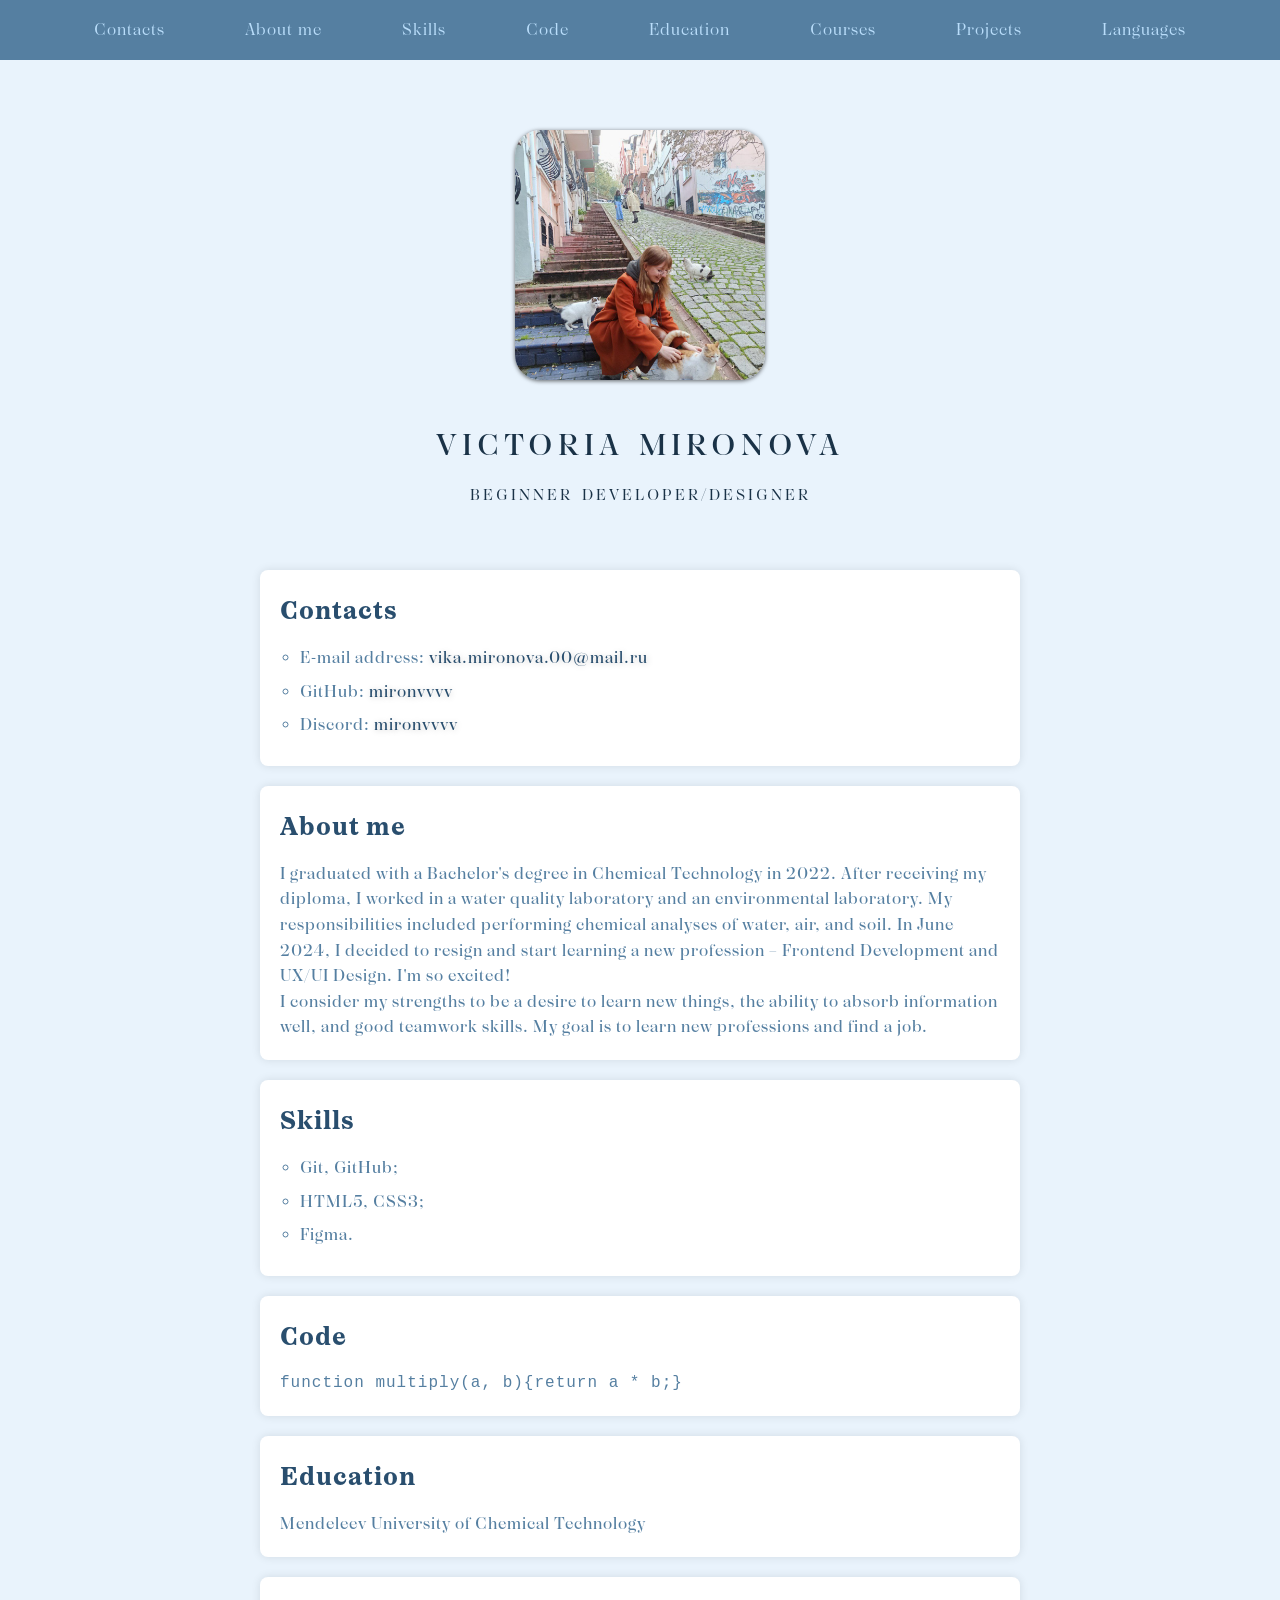
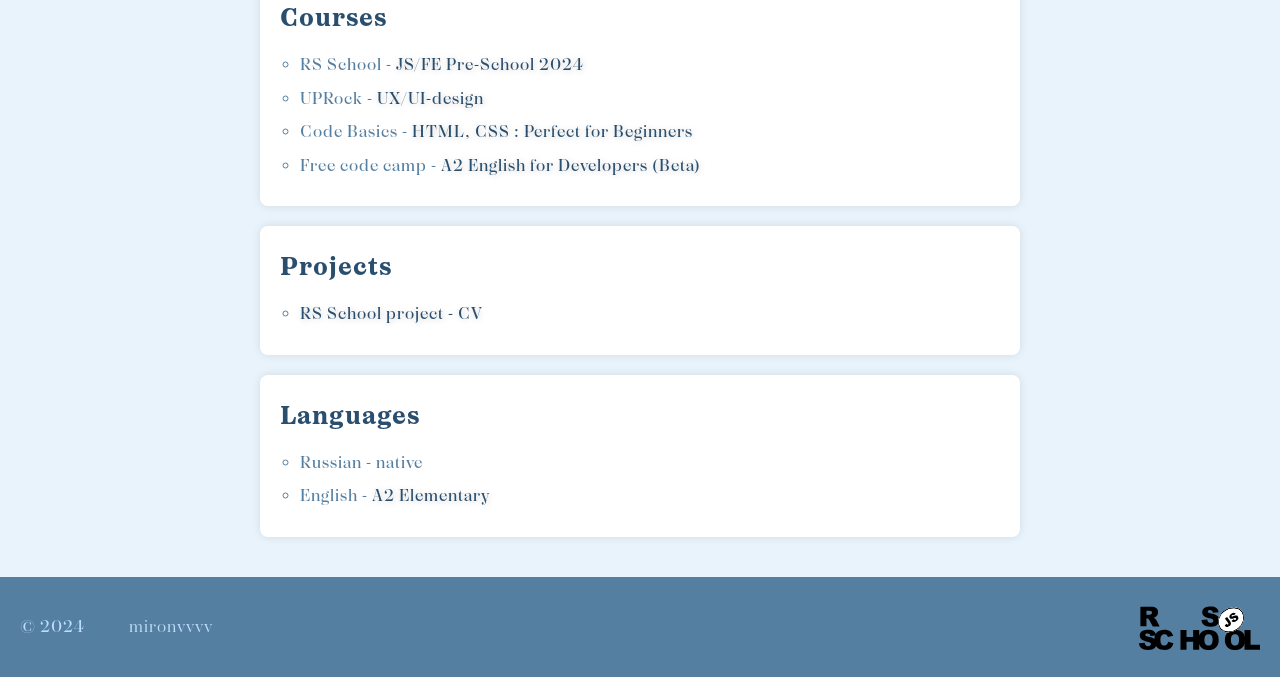
<file: index.html>
<!DOCTYPE html>
<html lang="en">

<head>
    <meta charset="UTF-8">
    <meta name="viewport" content="width=device-width, initial-scale=1.0">
    <title>CV</title>
    <link rel="stylesheet" href="style.css">
    <link rel="icon" href="assets/favicon.ico">
</head>

<body>
    <header class="header">
        <div class="container">
            <nav class="nav">
                <ul class="nav-list">
                    <li class="nav-item"><a href="#contacts" class="nav-link">Contacts</a></li>
                    <li class="nav-item"><a href="#about-me" class="nav-link">About me</a></li>
                    <li class="nav-item"><a href="#skills" class="nav-link">Skills</a></li>
                    <li class="nav-item"><a href="#code" class="nav-link">Code</a></li>
                    <li class="nav-item"><a href="#education" class="nav-link">Education</a></li>
                    <li class="nav-item"><a href="#courses" class="nav-link">Courses</a></li>
                    <li class="nav-item"><a href="#projects" class="nav-link">Projects</a></li>
                    <li class="nav-item"><a href="#languages" class="nav-link">Languages</a></li>
                </ul>
            </nav>
        </div>
    </header>

    <main class="main">
        <div class="main-container">
            <section class="section-profile" id="profile">
                <img src="assets/img/avatar.jpg" alt="my photo" class="section-profile-logo">
                <div class="section-profile-title">
                    <h1 class="section-profile-title">Victoria Mironova</h1>
                    <h2 class="section-profile-subtitle">Beginner developer/designer</h2>
                </div>
            </section>
            <section class="section" id="contacts">
                <h2 class="section-title">Contacts</h2>
                <ul class="section-list">
                    <li class="section-item">
                        E-mail address: <a href="mailto:vika.mironova.00@mail.ru">vika.mironova.00@mail.ru</a>
                    </li>
                    <li class="section-item">
                        GitHub: <a href="https://github.com/mironvvvv">mironvvvv</a>
                    </li>
                    <li class="section-item">
                        Discord: <a href="https://discord.gg/gFnRh8Sudg">mironvvvv</a>
                    </li>
                </ul>
            </section>
            <section class="section" id="about-me">
                <h2 class="section-title">About me</h2>
                <p>
                    I graduated with a Bachelor's degree in Chemical Technology in 2022. After receiving my diploma, I
                    worked in a water quality laboratory and an environmental laboratory. My responsibilities included
                    performing chemical analyses of water, air, and soil. In June 2024, I decided to resign and start
                    learning a new profession – Frontend Development and UX/UI Design. I'm so excited!
                </p>
                <p>
                    I consider my strengths to be a desire to learn new things, the ability to absorb information well,
                    and good teamwork skills. My goal is to learn new professions and find a job.
                </p>
            </section>
            <section class="section" id="skills">
                <h2 class="section-title">Skills</h2>
                <ul class="section-list">
                    <li class="section-item">Git, GitHub;</li>
                    <li class="section-item">HTML5, CSS3;</li>
                    <li class="section-item">Figma.</li>
                </ul>
            </section>
            <section class="section" id="code">
                <h2 class="section-title">Code</h2>
                <pre class="pre"><code>function multiply(a, b){return a * b;} </code></pre>
            </section>
            <section class="section" id="education">
                <h2 class="section-title">Education</h2>
                <p>Mendeleev University of Chemical Technology</p>
            </section>
            <section class="section" id="courses">
                <h2 class="section-title">Courses</h2>
                <ul class="section-list">
                    <li class="section-item">
                        RS School - <a href="https://rs.school/courses/javascript-preschool-ru">JS/FE Pre-School
                            2024</a>
                    </li>
                    <li class="section-item">
                        UPRock - <a href="https://freeschool.uprock.ru/">UX/UI-design</a>
                    </li>
                    <li class="section-item">
                        Code Basics - <a href="https://code-basics.com/ru">HTML, CSS : Perfect for Beginners</a>
                    </li>
                    <li class="section-item">
                        Free code camp - <a href="https://www.freecodecamp.org/learn/a2-english-for-developers/">A2
                            English for Developers (Beta)</a>
                    </li>
                </ul>
            </section>
            <section class="section" id="projects">
                <h2 class="section-title">Projects</h2>
                <ul class="section-list">
                    <li class="section-item">
                        <a href="https://github.com/mironvvvv/rsschool-cv/blob/rsschool-cv-html/cv.md">RS School project
                            - CV</a>
                    </li>
                </ul>
            </section>
            <section class="section" id="languages">
                <h2 class="section-title">Languages</h2>
                <ul class="section-list">
                    <li class="section-item">
                        Russian - native
                    </li>
                    <li class="section-item">
                        English - <a href="https://www.efset.org/">A2 Elementary</a>
                    </li>
                </ul>
            </section>
        </div>
    </main>
    <footer class="footer">
        <div class="footer-container">
            <div>© 2024 <a href="https://github.com/mironvvvv" class="github-nav-link">mironvvvv</a></div>
            <a href="https://rs.school/courses/javascript-ru" class="rsschool"></a>
        </div>
    </footer>
</body>

</html>
</file>
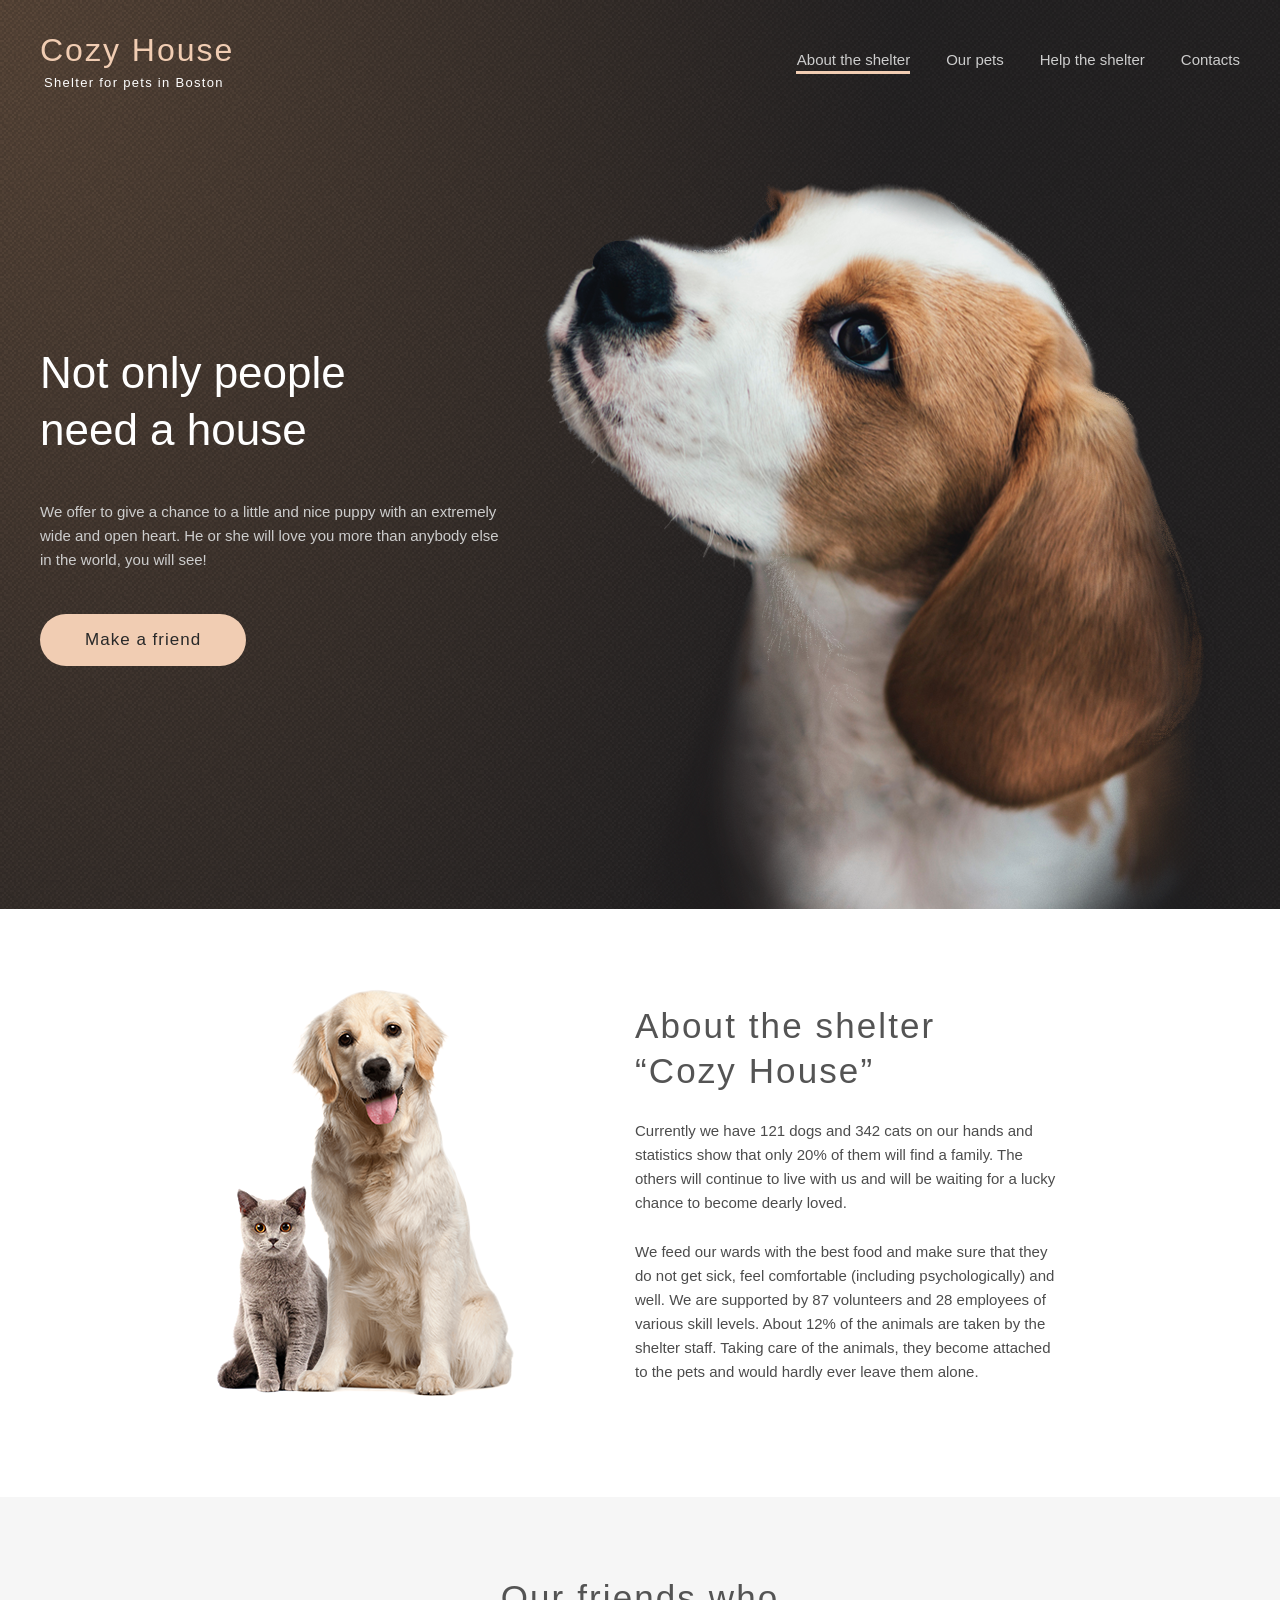
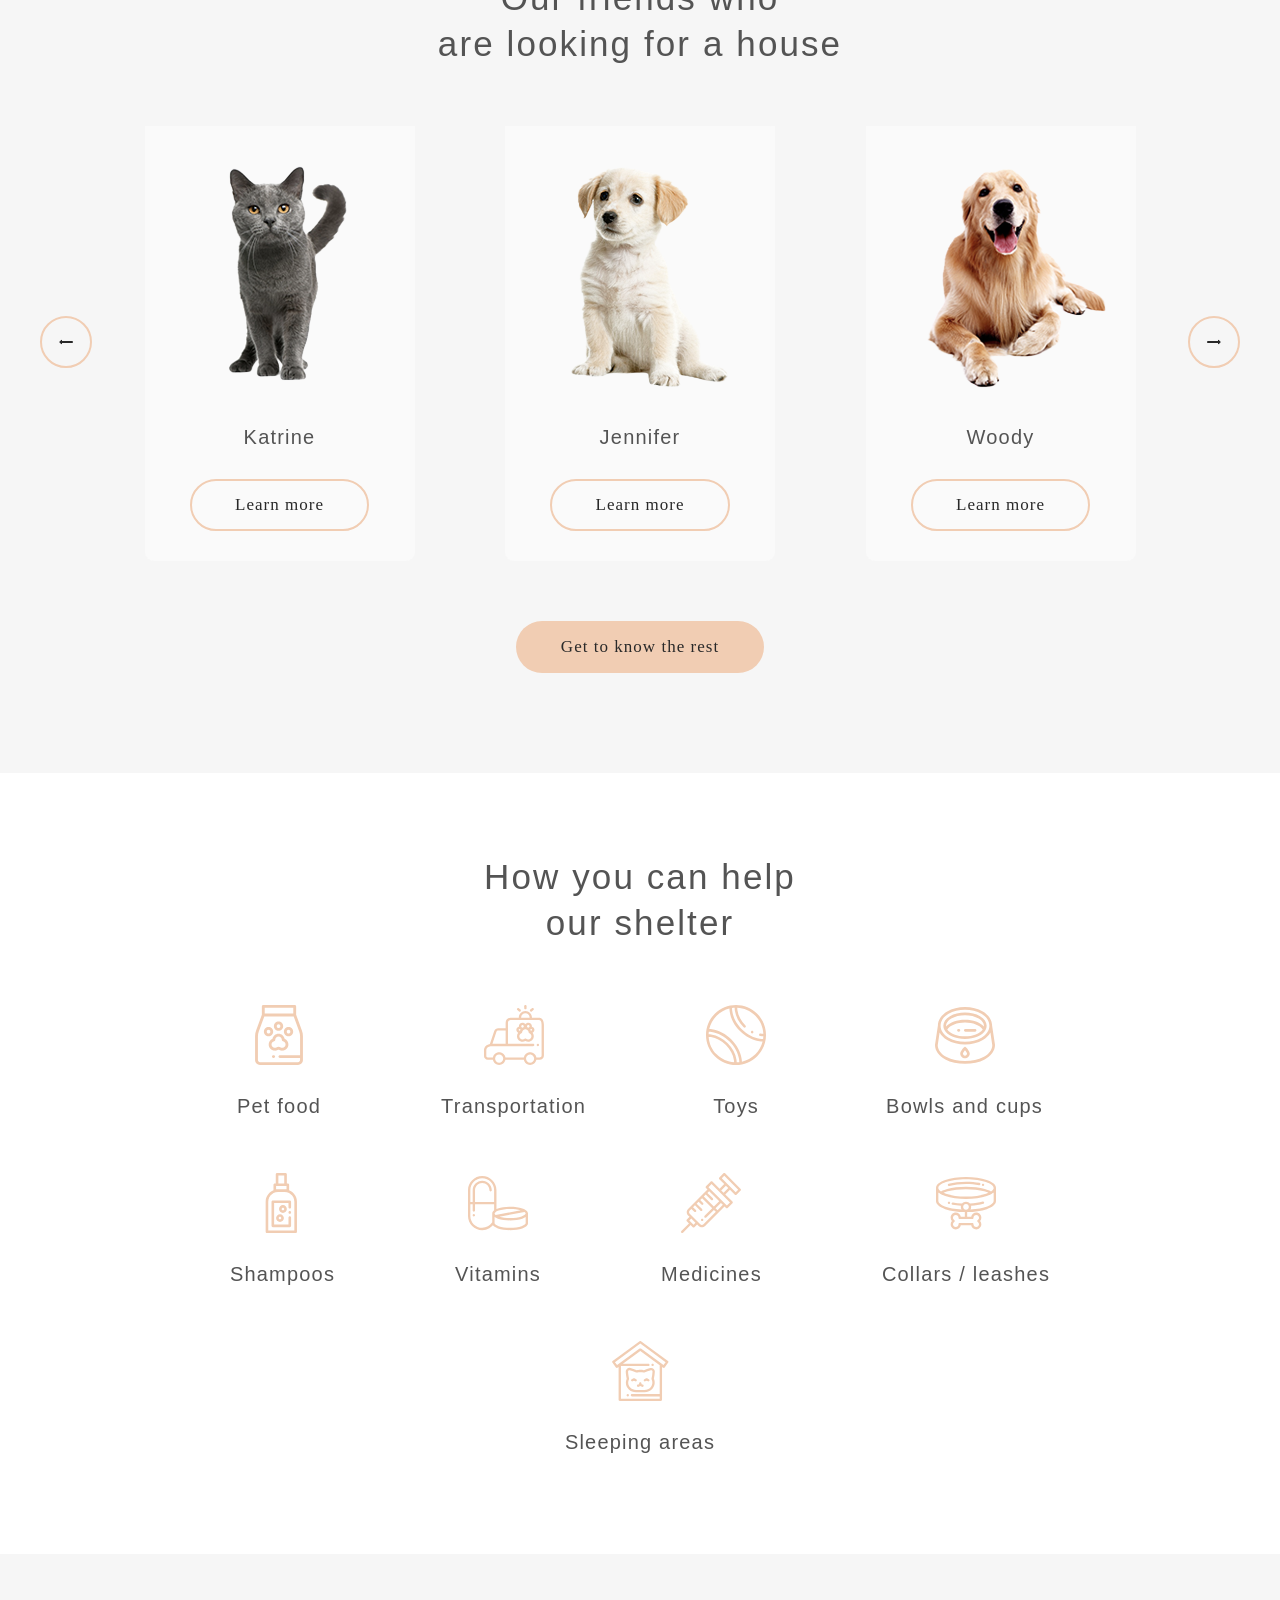
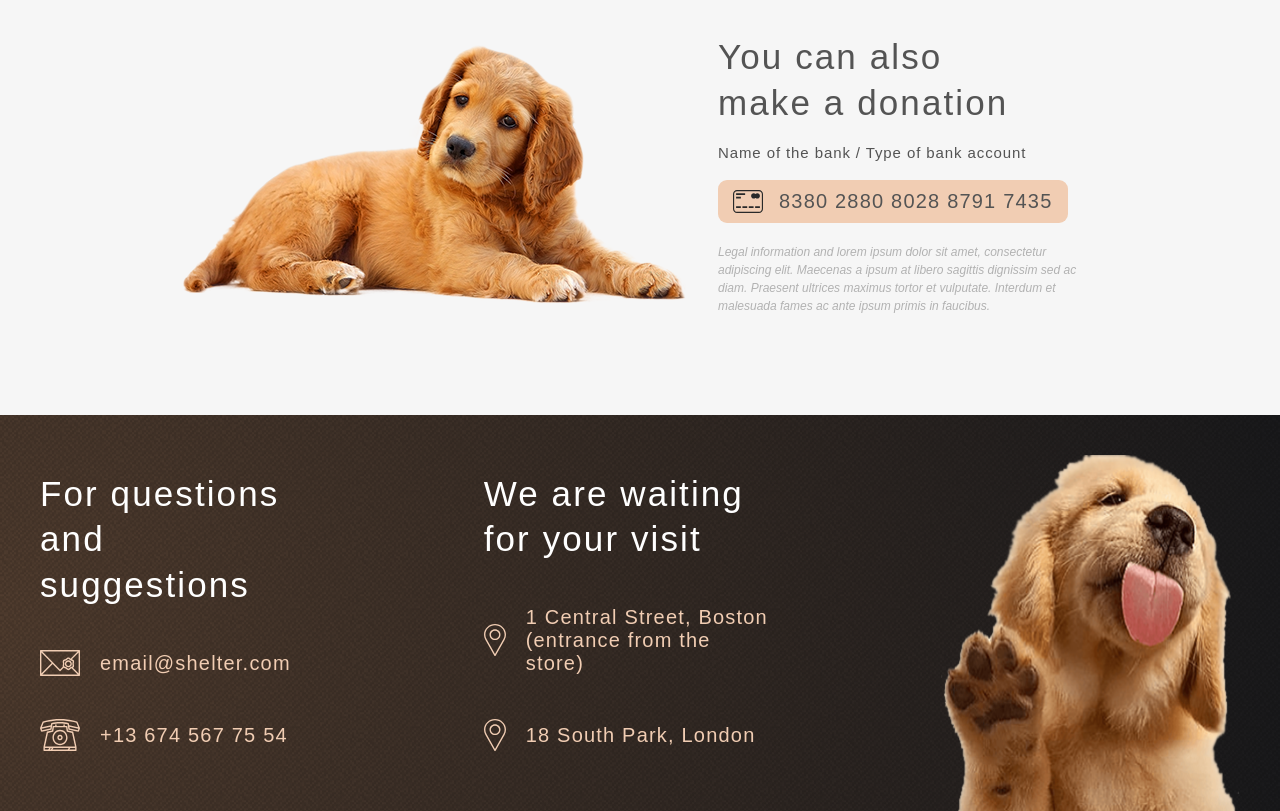
<file: shelter/main.html>
<!DOCTYPE html>
<html lang="en">

<head>
    <meta charset="UTF-8">
    <meta name="viewport" content="width=device-width, initial-scale=1.0">
    <link rel="stylesheet" href="main.css">
    <link rel="icon" href="assets/favicon_shelter.png" type="image/png">
    <title>Shelter</title>
</head>

<body>

    <div class="background-container container">

        <header class="header content">
            <a href=" " class="logo">
                <h1 class="title">Cozy House</h1>
                <p class="subtitle">Shelter for pets in Boston</p>
            </a>
            <nav class="navbar">
                <ul class="nav-list">
                    <li class="nav-item"><a href="main.html" aria-current="page"
                            class="nav-link-active paragraph-l">About the shelter</a></li>
                    <li class="nav-item"><a href="pets.html" class="nav-link paragraph-l">Our pets</a></li>
                    <li class="nav-item"><a href="#help" class="nav-link paragraph-l">Help the shelter</a></li>
                    <li class="nav-item"><a href="#contacts" class="nav-link paragraph-l">Contacts</a></li>
                </ul>
            </nav>
        </header>
        <section class="start-screen content">

            <div class="not-only-content">
                <h2>Not only people<br>need a house</h2>
                <p class="paragraph-l p-only">
                    We offer to give a chance to a little and nice puppy with an extremely wide and open heart.
                    He or
                    she will love you more than anybody else in the world, you will see!
                </p>
                <a href="#our-friends" class="button-not-only button">Make a friend</a>
            </div>
            <img class="not-only-puppy" src="assets/img/start-screen-puppy.png" alt="Puppy">

        </section>

    </div>
    <main class="main">
        <section id="about" class="about container">
            <div class="about-content content">
                <div class="about-content-text">
                    <h3 class="about-h3">About the shelter<br>“Cozy House”</h3>
                    <p class="paragraph-l p-about">
                        Currently we have 121 dogs and 342 cats on our hands and statistics show that only 20% of
                        them will find
                        a family. The others will continue to live with us and will be waiting for a lucky chance to
                        become
                        dearly loved.
                    </p>
                    <p class="paragraph-l p-about">
                        We feed our wards with the best food and make sure that they do not get sick, feel
                        comfortable
                        (including psychologically) and well. We are supported by 87 volunteers and 28 employees of
                        various
                        skill levels. About 12% of the animals are taken by the shelter staff. Taking care of the
                        animals, they
                        become attached to the pets and would hardly ever leave them alone.
                    </p>
                </div>
                <img class="about-pets" src="assets/img/about-pets.png" alt="Dog and cat">
            </div>
        </section>

        <section id="our-friends" class="our-friends container">
            <div class="our-friends-content content">
                <h3 class="pet-text">Our friends who<br>are looking for a house</h3>

                <div class="pets-card">
                    <div class="slider-left">
                        <img class="button-arrow left" src="assets/svg/Arrow.svg" alt="Arrow">
                    </div>
                    <div class="card">
                        <img class="pets-image" src="assets/img/pets-katrine.png" alt="Cat Katrine">
                        <p class="pet-name">Katrine</p>
                        <button class="pets-button">Learn more</button>
                    </div>
                    <div class="card">

                        <img class="pets-image" src="assets/img/pets-jennifer.png" alt="Puppy Jennifer">

                        <p class="pet-name">Jennifer</p>
                        <button class="pets-button">Learn more</button>
                    </div>
                    <div class="card">

                        <img class="pets-image" src="assets/img/pets-woody.png" alt="Dog Woody">

                        <p class="pet-name">Woody</p>
                        <button class="pets-button">Learn more</button>
                    </div>
                    <div class="slider-right">
                        <img class="button-arrow" src="assets/svg/Arrow.svg" alt="arrow">
                    </div>
                </div>
                <a href="pets.html" class="button-our-friends button">Get to know the rest</a>
            </div>
        </section>

        <section id="help" class="help container">
            <div class="help-content content">
                <h3 class="help-text-title">How you can help<br>our shelter</h3>
                <div class="svg-list">
                    <div class="svg-item">
                        <img class="help-img" src="assets/svg/icon-pet-food.svg" alt="Pet food packaging">
                        <h4 class="help-text">Pet food</h4>
                    </div>
                    <div class="svg-item">
                        <img class="help-img" src="assets/svg/icon-transportation.svg" alt="Car">
                        <h4 class="help-text">Transportation</h4>
                    </div>
                    <div class="svg-item">
                        <img class="help-img" src="assets/svg/icon-toys.svg" alt="Ball">
                        <h4 class="help-text">Toys</h4>
                    </div>
                    <div class="svg-item">
                        <img class="help-img" src="assets/svg/icon-bowls-and-cups.svg" alt="Pet's cup">
                        <h4 class="help-text">Bowls and cups</h4>
                    </div>
                    <div class="svg-item">
                        <img class="help-img" src="assets/svg/icon-shampoos.svg" alt="Shampoo">
                        <h4 class="help-text">Shampoos</h4>
                    </div>
                    <div class="svg-item">
                        <img class="help-img" src="assets/svg/icon-vitamins.svg" alt="Vitamins">
                        <h4 class="help-text">Vitamins</h4>
                    </div>
                    <div class="svg-item">
                        <img class="help-img" src="assets/svg/icon-medicines.svg" alt="Syringe">
                        <h4 class="help-text">Medicines</h4>
                    </div>
                    <div class="svg-item">
                        <img class="help-img" src="assets/svg/icon-collars-leashes.svg" alt="Leash">
                        <h4 class="help-text">Collars / leashes</h4>
                    </div>
                    <div class="svg-item">
                        <img class="help-img" src="assets/svg/icon-sleeping-area.svg" alt="House">
                        <h4 class="help-text">Sleeping areas</h4>
                    </div>
                </div>
            </div>
        </section>

        <section class="in-addiction container">
            <div class=" in-addiction-content content">
                <img class="donation-dog" src="assets/img/donation-dog.png" alt="Puppy">
                <div class="donation">
                    <h3 class="text-donation">You can also<br>make a donation</h3>
                    <h5 class="text-bank">Name of the bank / Type of bank account</h5>
                    <div class="credit-card-content">
                        <img class="credit-card" src="assets/svg/credit-card.svg" alt="Icon of credit-card">
                        <a href="#" class="credit-card">
                            <h4>8380 2880 8028 8791 7435</h4>
                        </a>
                    </div>
                    <p class="lorem-ipsum">
                        Legal information and lorem ipsum dolor sit amet, consectetur adipiscing elit. Maecenas a ipsum
                        at libero sagittis dignissim sed ac diam. Praesent ultrices maximus tortor et vulputate.
                        Interdum et malesuada fames ac ante ipsum primis in faucibus.
                    </p>
                </div>
            </div>
        </section>
    </main>

    <footer id="contacts" class="footer container">
        <div class="footer-content content">
            <div class="info">
                <h3 class="footer-h3">For questions<br>and suggestions</h3>
                <a href="mailto:shelter@google.com" target="_blank" class="info-link">
                    <img class="mail-img" src="assets/svg/icon-email.svg" alt="Icon of mail">
                    <h4 class="footer-h4">email@shelter.com</h4>
                </a>

                <a href="tel:+136745677554" class="info-link">
                    <img src="assets/svg/icon-phone.svg" class="phone-img" alt="Icon of phone">
                    <h4 class="footer-h4">+13 674 567 75 54</h4>
                </a>
            </div>

            <div class="info loc">
                <h3 class="footer-h3">We are waiting<br>for your visit</h3>
                <a href="https://maps.app.goo.gl/5cPF83VTxwdSqCVg8" target="_blank" class="info-link">
                    <img src="assets/svg/icon-marker.svg" class="location-img" alt="Icon of marker">
                    <h4 class="footer-h4">1 Central Street, Boston<br>(entrance from the store)</h4>
                </a>

                <a href="https://maps.app.goo.gl/rTfuHBLyyXN5ndeL9" target="_blank" class="info-link">
                    <img src="assets/svg/icon-marker.svg" class="location-img" alt="Icon of marker">
                    <h4 class="footer-h4">18 South Park, London</h4>
                </a>
            </div>
            <img class="footer-puppy" src="assets/img/footer-puppy.png" alt="Puppy">
        </div>
    </footer>

</body>

</html>
</file>
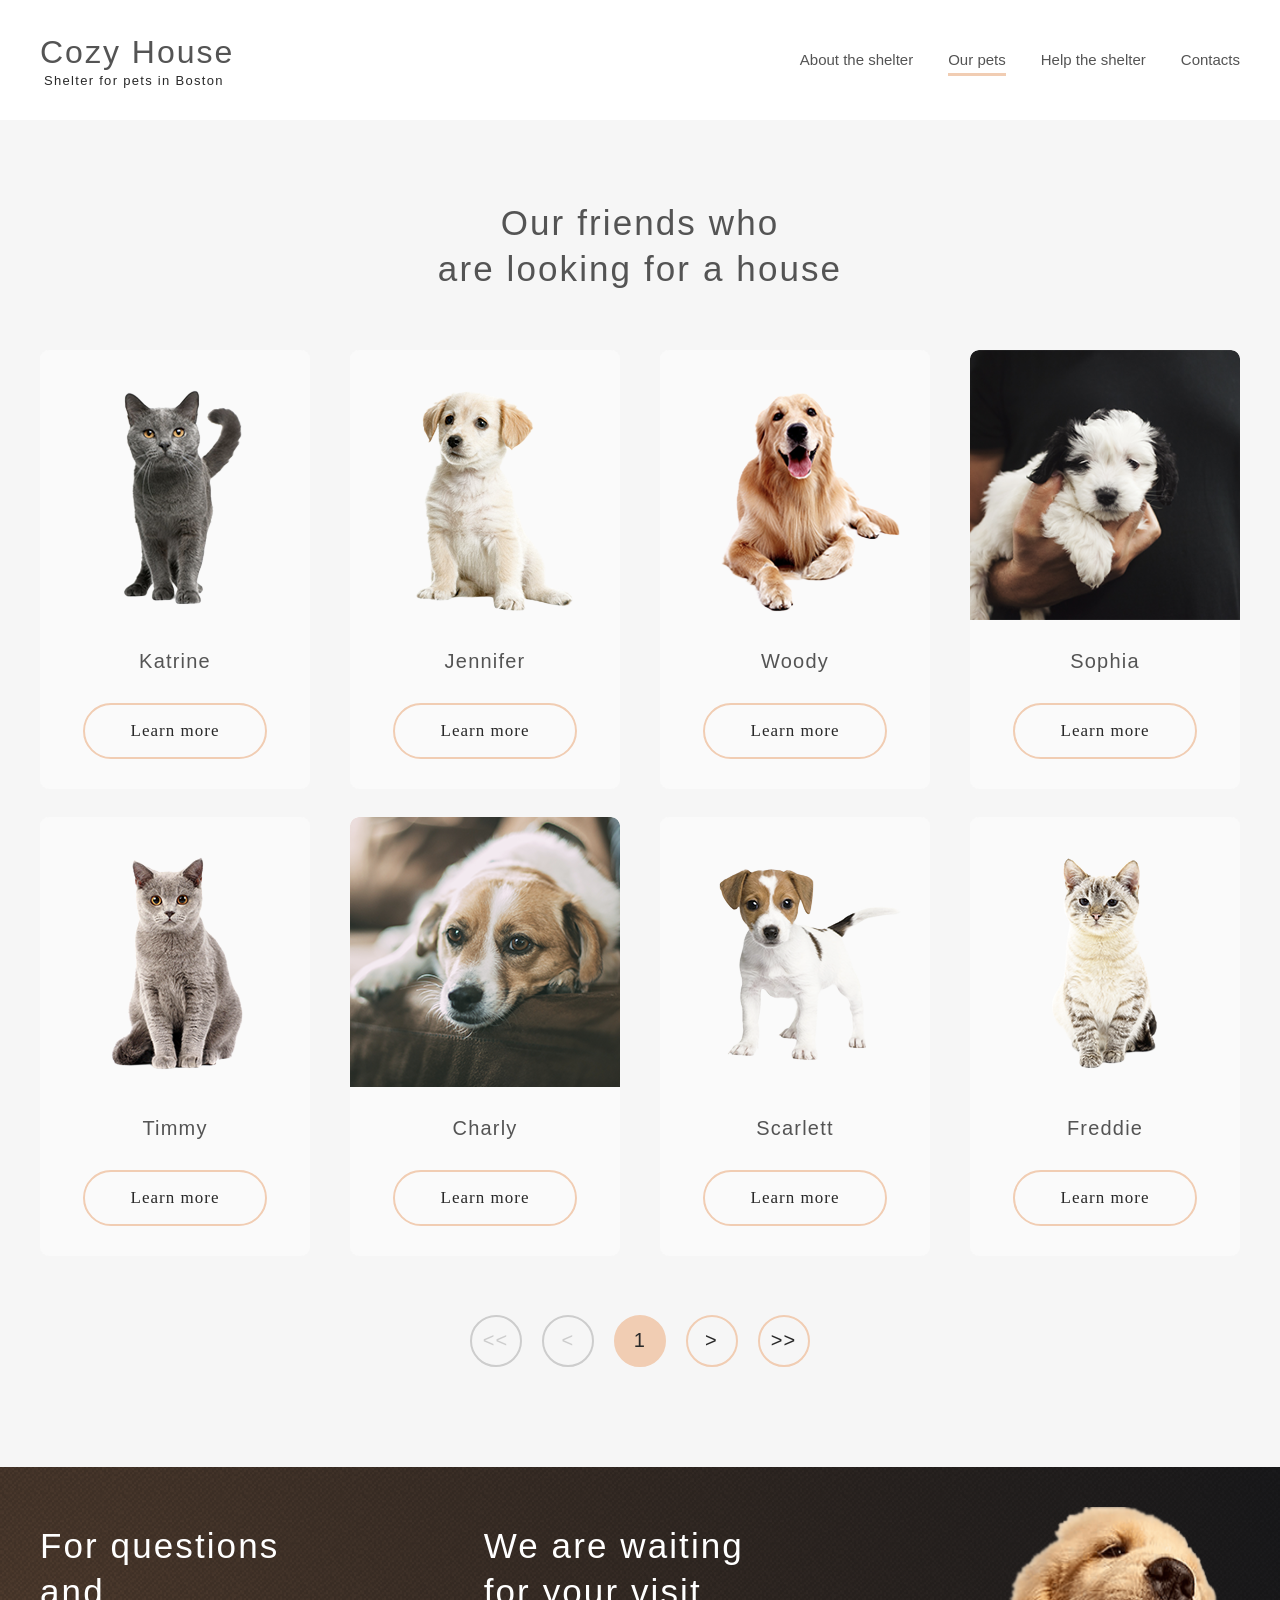
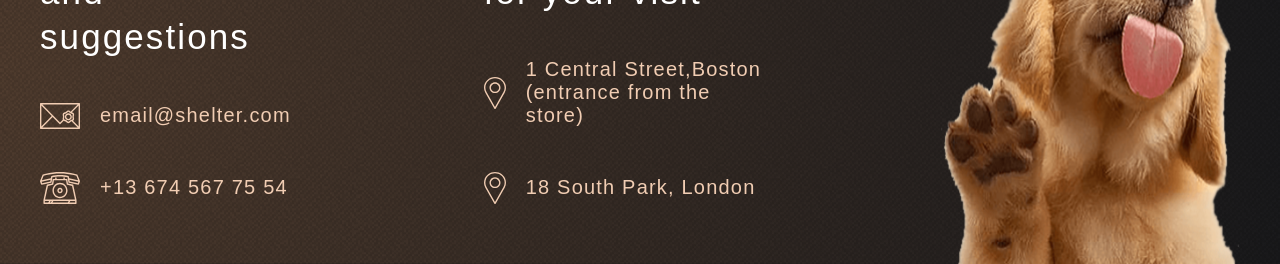
<file: shelter/pets.html>
<!DOCTYPE html>
<html lang="en">

<head>
    <meta charset="UTF-8">
    <meta name="viewport" content="width=device-width, initial-scale=1.0">
    <link rel="stylesheet" href="pets.css">
    <link rel="icon" href="assets/favicon_shelter.png" type="image/png">
    <title>Pets</title>
</head>

<body>
    <section class="header-container container">
        <header class="header content">
            <a href="main.html" class="logo">
                <h1 class="title">Cozy House</h1>
                <p class="subtitle">Shelter for pets in Boston</p>
            </a>
            <nav class="navbar">
                <ul class="nav-list">
                    <li class="nav-item"><a href="main.html" class="nav-link paragraph-l">About the shelter</a></li>
                    <li class="nav-item"><a href="pets.html" aria-current="page" class="nav-link-active paragraph-l">Our
                            pets</a></li>
                    <li class="nav-item"><a href="main.html#help" class="nav-link paragraph-l">Help the shelter</a></li>
                    <li class="nav-item"><a href="#contacts" class="nav-link paragraph-l">Contacts</a></li>
                </ul>
            </nav>
        </header>
    </section>
    <main class="main">
        <section id="our-friends" class="our-friends container">
            <div class="pets-content content">
                <h3 class="pets-title">Our friends who<br>are looking for a house</h3>
                <div class="pets-cards">
                    <div class="card">
                        <img class="pets-image" src="assets/img/pets-katrine.png" alt="Cat Katrine">

                        <p class="pet-name">Katrine</p>
                        <button class="pets-button">Learn more</button>
                    </div>
                    <div class="card">

                        <img class="pets-image" src="assets/img/pets-jennifer.png" alt="Puppy Jennifer">

                        <p class="pet-name">Jennifer</p>
                        <button class="pets-button">Learn more</button>
                    </div>
                    <div class="card">

                        <img class="pets-image" src="assets/img/pets-woody.png" alt="Dog Woody">

                        <p class="pet-name">Woody</p>
                        <button class="pets-button">Learn more</button>
                    </div>
                    <div class="card">

                        <img class="pets-image" src="assets/img/pets-sophia.png" alt="Puppy Sophia">

                        <p class="pet-name">Sophia</p>
                        <button class="pets-button">Learn more</button>
                    </div>
                    <div class="card">

                        <img class="pets-image" src="assets/img/pets-timmy.png" alt="Cat Timmy">

                        <p class="pet-name">Timmy</p>
                        <button class="pets-button">Learn more</button>
                    </div>
                    <div class="card">

                        <img class="pets-image" src="assets/img/pets-charly.png" alt="Dog Charly">

                        <p class="pet-name">Charly</p>
                        <button class="pets-button">Learn more</button>
                    </div>
                    <div class="card">

                        <img class="pets-image" src="assets/img/pets-scarlet.png" alt="Puppy Scarlett">

                        <p class="pet-name">Scarlett</p>
                        <button class="pets-button">Learn more</button>
                    </div>
                    <div class="card">

                        <img class="pets-image" src="assets/img/pets-freddie.png" alt="Cat Freddie">

                        <p class="pet-name">Freddie</p>
                        <button class="pets-button">Learn more</button>
                    </div>
                </div>
                <div class="navigation">
                    <button class="button-paginator-inactive" disabled>
                        <span class="inactive">&lt;&lt;</span>
                    </button>
                    <button class="button-paginator-inactive two" disabled>
                        <span class="inactive">&lt;</span>
                    </button>
                    <button class="button-paginator-active">
                        <span class="active">1</span>
                    </button>
                    <button class="button-paginator two">
                        <span class="active">&gt;</span>
                    </button>
                    <button class="button-paginator">
                        <span class="active">&gt;&gt;</span>
                    </button>
                </div>
            </div>
        </section>
    </main>

    <footer id="contacts" class="footer container">
        <div class="footer-content content">
            <div class="info">
                <h3 class="footer-h3">For questions<br>and suggestions</h3>
                <a href="mailto:shelter@google.com" class="info-link">
                    <img class="mail-img" src="assets/svg/icon-email.svg" alt="Icon of mail">
                    <h4 class="footer-h4">email@shelter.com</h4>
                </a>

                <a href="tel:+136745677554" class="info-link">
                    <img src="assets/svg/icon-phone.svg" class="phone-img" alt="Icon of phone">
                    <h4 class="footer-h4">+13 674 567 75 54</h4>
                </a>
            </div>

            <div class="info loc">
                <h3 class="footer-h3">We are waiting<br>for your visit</h3>
                <a href="https://maps.app.goo.gl/5cPF83VTxwdSqCVg8" target="_blank" class="info-link">
                    <img src="assets/svg/icon-marker.svg" class="location-img" alt="Icon of marker">
                    <h4 class="footer-h4">1 Central Street,Boston<br>(entrance from the store)</h4>
                </a>

                <a href="https://maps.app.goo.gl/rTfuHBLyyXN5ndeL9" target="_blank" class="info-link">
                    <img src="assets/svg/icon-marker.svg" class="location-img" alt="Icon of marker">
                    <h4 class="footer-h4">18 South Park, London</h4>
                </a>
            </div>
            <img class="footer-puppy" src="assets/img/footer-puppy.png" alt="Puppy">
        </div>
    </footer>
</body>

</html>
</file>
<file: style.css>
@font-face {
  font-family: "TRIAL_Oceanic";
  src: url("assets/fonts/TRIAL_Oceanic-Regular.otf");
  font-weight: 400;
}

@font-face {
  font-family: "TRIAL_Oceanic";
  src: url("assets/fonts/TRIAL_Oceanic-Light.otf");
  font-weight: 300;
}

@font-face {
  font-family: "TRIAL_Oceanic";
  src: url("assets/fonts/TRIAL_OceanicText-Bold.otf");
  font-weight: 700;
}

* {
  box-sizing: border-box;
  margin: 0;
  padding: 0;
}

html {
  scroll-behavior: smooth;
}

body {
  min-height: 100vh;
  min-width: 320px;
  display: flex;
  flex-direction: column;
  justify-content: space-between;
  font-family: "TRIAL_Oceanic", "Roboto";
  font-size: 16px;
  font-weight: 400;
  line-height: 1.6;
  letter-spacing: 1px;
  background-color: #e9f3fc;
  color: #557fa1;
}

.container {
  max-width: 1440px;
  margin: 0 auto;
}

.header {
  background-color: #557fa1;
}

.nav-list {
  display: flex;
  justify-content: center;
  align-items: center;
  list-style: none;
  text-align: center;
}

.nav-link {
  position: relative;
  padding: 0 40px;
  line-height: 60px;
  text-decoration: none;
  font-size: 16px;
  font-weight: 300;
  transition: color 0.3s ease, font-size 0.3s ease-in-out;
  color: #b9ddfa;
}

.nav-link:hover {
  font-size: 15px;
  color: #1a3247;
}

.main {
  margin-bottom: auto;
}

.main-container {
  max-width: 800px;
  margin: 0 auto;
  padding: 20px;
}

.section {
  width: 100%;
  padding: 20px;
  margin-bottom: 20px;
  border-radius: 8px;
  background-color: #fff;
  box-shadow: 0 0 10px rgba(0, 0, 0, 0.1);
}

.section-profile {
  display: flex;
  justify-content: space-around;
  align-items: center;
  flex-direction: column;
  text-align: center;
  text-transform: uppercase;
  padding: 50px 30px;
}

.section-profile-logo {
  width: 250px;
  height: 250px;
  object-fit: cover;
  border-radius: 10%;
  box-shadow: 0 1px 4px rgba(0, 0, 0, 0.6);
}

.section-profile-title {
  margin-top: 20px;
  font-size: 30px;
  font-weight: 400;
  letter-spacing: 5px;
  line-height: 50px;
  word-spacing: 3px;
  color: #1a3247;
}

.section-profile-subtitle {
  font-size: 15px;
  line-height: 50px;
  font-weight: 300;
  letter-spacing: 3px;
  color: #1a3247;
}

.section-list {
  padding-left: 20px;
  margin-left: 0;
  list-style-type: none;
}

.section-item {
  margin-bottom: 8px;
  /* Убрано дублирование margin-bottom */
  list-style-type: circle;
}

.section-item a {
  text-decoration: none;
  color: #294e6e;
  text-shadow: 1px 1px 6px rgba(0, 0, 0, 0.212);
  transition: color 0.3s;
}

.section-item a:hover {
  color: #152838;
}

.section-title {
  margin-bottom: 15px;
  font-size: 25px;
  font-weight: 700;
  letter-spacing: 1px;
  color: #294e6e;
}

.footer {
  padding: 20px;
  background-color: #557fa1;
}

.footer-container {
  max-width: 1440px;
  margin: 0 auto;
  display: flex;
  justify-content: space-between;
  align-items: center;
  color: #b9ddfa;
}

.rsschool {
  width: 121px;
  height: 45px;
  background-image: url(assets/svg/rs-school-logo.svg);
  background-size: contain;
  background-repeat: no-repeat;
}

.github-nav-link {
  position: relative;
  padding: 0 40px;
  line-height: 60px;
  text-decoration: none;
  font-size: 16px;
  font-weight: 300;
  transition: color 0.3s ease, font-size 0.3s ease-in-out;
  color: #b9ddfa;
}

.github-nav-link:hover {
  font-size: 15px;
  color: #1a3247;
}
</file>
<file: shelter/main.css>
:root {
    --font-family: "Georgia", sans-serif;
    --second-family: "Arial", sans-serif;
    --third-family: "Inter", sans-serif;
    --color-light-xl: #fff;
    --color-light-l: #f6f6f6;
    --color-light-s: #fafafa;
    --color-dark-s: #cdcdcd;
    --color-dark-m: #b2b2b2;
    --color-dark-l: #545454;
    --color-dark-xl: #4c4c4c;
    --color-dark-2xl: #444;
    --color-dark-3xl: #292929;
    --color-primary: #f1cdb3;
    --color-primary-light: #fddcc4;
    --footer-gradient-background: #211f20;
}

html {
    scroll-behavior: smooth;
}

* {
    margin: 0;
    padding: 0;
    box-sizing: border-box;
}



.content {
    margin: 0 auto;
    width: 1280px;
}

.container {
    min-width: 1280px;
}


h1 {
    font-family: var(--font-family);
    font-size: 2rem;
    font-style: normal;
    font-weight: 400;
    line-height: 130%;
    letter-spacing: 2px;
}

.background-container {
    background: url('assets/img/noise_transparent@2x.png'), radial-gradient(100% 215.42% at 0% 0%, #5b483a 0%, #262425 70%),
        #211f20;
    background-position: 0% 0%;


}

.header {
    padding: 30px 40px 0;
    display: flex;
    align-items: center;
    justify-content: space-between;
    height: 90px;
}


.nav-list {
    display: inline-flex;
    list-style: none;
    gap: 36px;

}

.nav-link {
    font-family: var(--second-family);
    font-size: 15px;
    font-weight: 400;
    line-height: 160%;
    color: var(--color-dark-s);
    padding-bottom: 5px;
    transition: color 0.3s ease;
}

.nav-link-active {
    color: var(--color-dark-s);
    padding: 0 0 3px 1px;
    border-bottom: 3px solid var(--color-primary);
    cursor: default;
    pointer-events: none;
}

.nav-link:hover {
    color: var(--color-light-s);
}

.logo {
    transition: 0.3s ease;
}

.logo:hover {
    transform: scale(1.05);
}

.title {
    margin-bottom: 3px;
    color: var(--color-primary);
}

.subtitle {
    color: var(--color-light-xl, #FFF);
    font-family: var(--second-family);
    font-size: 13px;
    font-style: normal;
    font-weight: 400;
    line-height: normal;
    letter-spacing: 1.3px;
    margin-left: 4px;
}

a {
    text-decoration: none;
}

.start-screen {
    padding: 91px 40px 0;
    display: flex;
    flex-direction: row;
    justify-content: space-between;
}

.not-only-content {
    display: flex;
    flex-direction: column;

    align-items: flex-start;
    gap: 42px;
    padding-top: 163px;
    width: 460px;

}

h2 {
    font-family: var(--font-family);
    font-size: 44px;
    font-style: normal;
    font-weight: 400;
    line-height: 130%;
    color: var(--color-light-xl, #FFF);
}

.p-only {
    color: var(--color-dark-s, #CDCDCD);
}

.button {
    padding: 15px 45px;
    border-radius: 100px;
    background: var(--color-primary, #F1CDB3);
    transition: background 0.3s ease;
}

.button-not-only {
    color: var(--color-dark-3xl, #292929);
    font-family: var(--font-family);
    font-size: 17px;
    font-style: normal;
    font-weight: 400;
    line-height: 130%;
    letter-spacing: 1.02px;

}


.button:hover {
    background: var(--color-primary-light, #FDDCC4);
}

.about {
    background: var(--color-light-xl, #FFF);
}

.about-content {
    display: flex;
    justify-content: center;
    flex-direction: row-reverse;
    padding: 80px 215px 100px;
    gap: 120px;
}

.about-content-text {
    display: flex;
    flex-direction: column;
    justify-content: center;
    gap: 25px;

}

h3 {
    font-family: var(--font-family);
    font-size: 35px;
    font-style: normal;
    font-weight: 400;
    line-height: 130%;
    letter-spacing: 2.1px;
}

.about-h3 {
    color: var(--color-dark-l, #545454);
}

.paragraph-l {
    font-family: Arial;
    font-size: 15px;
    font-style: normal;
    font-weight: 400;
    line-height: 160%;
}

.p-about {
    color: var(--color-dark-xl, #4C4C4C);
}

.our-friends-content {
    padding: 78px 40px 100px;
    ;
    display: flex;
    flex-direction: column;
    justify-content: space-between;
    align-items: center;
    gap: 60px;
}

.our-friends {
    background: var(--color-light-l, #F6F6F6);
}

.pets-card {
    display: flex;
    justify-content: space-between;
    align-items: center;
    width: 100%;
    gap: 90px;

}

.pet-text {
    color: var(--color-dark-l, #545454);
    text-align: center;
}

.button-arrow {
    border-radius: 100px;
    border: 2px solid #F1CDB3;
    padding: 21px 17px;
    transition: background 0.3s ease;
}

.left {
    transform: rotate(180deg);
}

.button-arrow:hover {
    background: #FDDCC4;
    border: 2px solid #FDDCC4;
    cursor: pointer;
}

.slider-left {
    margin-right: -38px;
}

.slider-right {
    margin-left: -38px;
}


.card {
    display: flex;
    flex-direction: column;
    justify-content: center;
    align-items: center;
    gap: 30px;
    padding-bottom: 30px;
    border-radius: 9px;
    background: var(--color-light-s, #FAFAFA);
    transition: 0.3s ease;

}


.card:hover {
    background: var(--color-light-xl, #FFF);
    cursor: pointer;
    box-shadow: 0px 2px 35px 14px rgba(13, 13, 13, 0.04);
}

.pets-image {
    background: var(--color-light-s, #FAFAFA);
    transition: background 0.3s ease;
}

.card:hover .pets-image {
    background: var(--color-light-xl, #FFF);
}



.pet-name {
    color: var(--color-dark-l, #545454);
    text-align: center;
    font-family: var(--font-family);
    font-size: 20px;
    font-style: normal;
    font-weight: 400;
    line-height: normal;
    letter-spacing: 1.2px;

}

.pets-button {
    padding: 13px 43px;
    border-radius: 100px;
    background: var(--color-light-s, #FAFAFA);
    border: 2px solid #F1CDB3;
    color: var(--color-dark-3xl, #292929);
    font-family: Georgia;
    font-size: 17px;
    font-style: normal;
    font-weight: 400;
    line-height: 130%;
    letter-spacing: 1.02px;
    transition: background 0.3s ease;
}



.card:hover .pets-button {
    background: var(--color-primary-light, #FDDCC4);
    border: 2px solid #FDDCC4;
    cursor: pointer;
}




.button-our-friends {

    color: var(--color-dark-3xl, #292929);
    font-family: Georgia;
    font-size: 17px;
    font-style: normal;
    font-weight: 400;
    line-height: 130%;
    letter-spacing: 1.02px;
}


.help {
    background: var(--color-light-xl, #FFF);
}

.help-content {
    padding: 81px 125px 100px;
    display: flex;
    flex-direction: column;
    justify-content: center;
    align-items: center;
    gap: 60px;
}

.help-text-title {
    color: var(--color-dark-l, #545454);
    text-align: center;
}


.svg-list {
    display: flex;
    justify-content: center;
    align-content: center;
    gap: 55px 120px;
    flex-wrap: wrap;

}

.svg-item {
    display: flex;
    flex-direction: column;
    justify-content: center;
    align-items: center;
    gap: 30px;

}

h4 {
    font-family: var(--font-family);
    font-size: 20px;
    font-style: normal;
    font-weight: 400;
    line-height: 115%;
    letter-spacing: 1.2px;
}

.help-text {
    color: var(--color-dark-l, #545454);
    text-align: center;

}

.in-addiction {
    background: var(--color-light-l, #F6F6F6);
}

.in-addiction-content {
    padding: 80px 182px 100px 183px;
    display: flex;
    justify-content: center;
    align-items: center;
    gap: 30px;
}

.donation {
    display: flex;
    flex-direction: column;
    align-items: flex-start;
    gap: 20px;
    width: 380px;
}

.text-donation {
    color: var(--color-dark-l, #545454);
}

h5 {
    font-family: var(--font-family);
    font-size: 15px;
    font-style: normal;
    font-weight: 400;
    line-height: 110%;
    letter-spacing: 0.9px;
}

.text-bank {
    color: var(--color-dark-l, #545454);
}

.donation-dog {
    width: 505px;
    height: 261px;
    flex-shrink: 0;
}

.credit-card-content {
    margin-top: -2px;
    display: flex;
    gap: 16px;
    border-radius: 9px;
    background: var(--color-primary, #F1CDB3);
    padding: 10px 15px;
    transition: background 0.3s ease;

}

.credit-card-content:hover {
    background: var(--color-primary-light, #FDDCC4);
    cursor: pointer;
}

.credit-card {
    fill: var(--color-dark-3xl, #292929);
    color: var(--color-dark-l, #545454);
}

.lorem-ipsum {
    color: var(--color-dark-m, #B2B2B2);
    font-family: Arial;
    font-size: 12px;
    font-style: italic;
    font-weight: 400;
    line-height: 150%;
}

.footer {
    background: url('assets/img/noise_transparent@2x.png'), radial-gradient(circle at left center, #513D2F 0%, #1A1A1C 100%), #211F20;
    background-position-y: 50%;
}

.footer-content {
    padding: 40px 40px 0;
    display: flex;
    justify-content: space-between;
    gap: 160px;

}

.info {
    display: flex;
    flex-direction: column;
    align-items: flex-start;
    gap: 40px;
    margin: 16px 0 60px;
}
.loc {
    margin-right: 7px;
    gap: 30px;
    justify-content: space-between;
}

.info-link {
    display: flex;
    gap: 20px;
    align-items: center;
    justify-content: space-between;
}

.footer-h3 {
    color: var(--color-light-xl, #FFF);
}



.footer-h4 {
    color: var(--color-primary, #F1CDB3);
    transition: color 0.3s ease;
}

.footer-h4:hover {
    color:var(--color-primary-light, #FDDCC4);
}
</file>
<file: shelter/pets.css>
:root {
    --font-family: "Georgia", sans-serif;
    --second-family: "Arial", sans-serif;
    --third-family: "Inter", sans-serif;
    --color-light-xl: #fff;
    --color-light-l: #f6f6f6;
    --color-light-s: #fafafa;
    --color-dark-s: #cdcdcd;
    --color-dark-m: #b2b2b2;
    --color-dark-l: #545454;
    --color-dark-xl: #4c4c4c;
    --color-dark-2xl: #444;
    --color-dark-3xl: #292929;
    --color-primary: #f1cdb3;
    --color-primary-light: #fddcc4;
    --start-screen-gradient-background: #211f20;
    --footer-gradient-background: #211f20;
}

html {
    scroll-behavior: smooth;
}

* {
    margin: 0;
    padding: 0;
    box-sizing: border-box;
}

.container {
    min-width: 1280px;
}

.content {
    margin: 0 auto;
    width: 1280px;
}

a {
    text-decoration: none;
}

h3 {
    font-family: var(--font-family);
    font-size: 35px;
    font-style: normal;
    font-weight: 400;
    line-height: 130%;
    letter-spacing: 2.1px;
}

h1 {
    font-family: var(--font-family);
    font-size: 32px;
    font-style: normal;
    font-weight: 400;
    line-height: 130%;
    letter-spacing: 2px;
}

.paragraph-l {
    font-family: var(--second-family);
    font-size: 15px;
    font-style: normal;
    font-weight: 400;
    line-height: 160%;
}

h4,
span {
    font-family: var(--font-family);
    font-size: 20px;
    font-style: normal;
    font-weight: 400;
    line-height: 115%;
    letter-spacing: 1.2px;
}

.header-container {
    background: var(--color-light-xl, #FFF);
}

.header {
    padding: 30px 40px;
    display: flex;
    align-items: center;
    justify-content: space-between;
    height: 120px;

}

.nav-list {
    display: inline-flex;
    list-style: none;
    gap: 35px;

}

.nav-link {
    color: var(--color-dark-l, #545454);
    padding-bottom: 5px;
    transition: color 0.3s ease;
}

.nav-link-active {
    color: var(--color-dark-l, #545454);
    padding-bottom: 5px;
    border-bottom: 3px solid var(--color-primary);
    cursor: default;
    pointer-events: none;
}

.nav-link:hover {
    color: var(--color-dark-3xl, #292929);
}

.logo {
    transition: 0.3s ease;
}

.logo:hover {
    transform: scale(1.05);
}

.title {
    font-family: var(--font-family);
    color: var(--color-dark-l, #545454);
}



.subtitle {
    font-family: var(--second-family);
    font-size: 13px;
    font-style: normal;
    font-weight: 400;
    line-height: normal;
    letter-spacing: 1.3px;
    margin-left: 4px;
    color: var(--color-dark-3xl, #292929);
}


.pets-content {
    padding: 80px 40px 100px;
    display: flex;
    flex-direction: column;
    justify-content: space-between;
    align-items: center;
    gap: 45px;
}

.our-friends {
    background: var(--color-light-l, #F6F6F6);
}

.pets-cards {
    display: flex;
    justify-content: space-between;
    align-items: center;
    flex-wrap: wrap;
    gap: 28px;
    padding: 14px 0;
}

.pets-title {
    color: var(--color-dark-l, #545454);
    text-align: center;
}

.card {
    display: flex;
    flex-direction: column;
    justify-content: center;
    align-items: center;
    gap: 30px;
    padding-bottom: 30px;
    border-radius: 9px;
    background: var(--color-light-s, #FAFAFA);
    transition: 0.3s ease;
    overflow: hidden;
}

.card:hover {
    background: var(--color-light-xl, #FFF);
    cursor: pointer;
    box-shadow: 0px 2px 35px 14px rgba(13, 13, 13, 0.04);
}

.pets-image {
    background: var(--color-light-s, #FAFAFA);
    transition: background 0.3s ease;
}

.card:hover .pets-image {
    background: var(--color-light-xl, #FFF);
}



.pet-name {
    color: var(--color-dark-l, #545454);
    text-align: center;
    font-family: var(--font-family);
    font-size: 20px;
    font-style: normal;
    font-weight: 400;
    line-height: normal;
    letter-spacing: 1.2px;

}

.pets-button {
    padding: 15px 45px;
    border-radius: 100px;
    background: var(--color-light-s, #FAFAFA);
    border: 2px solid #F1CDB3;
    color: var(--color-dark-3xl, #292929);
    font-family: Georgia;
    font-size: 17px;
    font-style: normal;
    font-weight: 400;
    line-height: 130%;
    letter-spacing: 1.02px;
    transition: background 0.3s ease;
}

.card:hover .pets-button {
    background: var(--color-primary-light, #FDDCC4);
    border: 2px solid #FDDCC4;
    cursor: pointer;
}


.navigation {
    display: flex;
    justify-content: center;
    align-items: center;
    gap: 20px;
}

.button-paginator-inactive {
    display: inline-flex;
    justify-content: center;
    align-items: center;
    width: 52px;
    height: 52px;
    padding: 14px 13px 15px 12px;
    border-radius: 100px;
    border: 2px solid var(--color-dark-s, #CDCDCD);
    background: var(--color-light-l, #F6F6F6);
}

.two {
    padding: 14px 0px 15px 0px;
}

.inactive {
    color: var(--color-dark-s, #CDCDCD);

}

.button-paginator-active {
    display: inline-flex;
    justify-content: center;
    align-items: center;
    width: 52px;
    height: 52px;
    padding: 14px 0px 15px 0px;
    border-radius: 100px;
    background: var(--color-primary, #F1CDB3);
    border: 2px solid var(--color-primary, #F1CDB3);

}

.active {
    color: var(--color-dark-3xl, #292929);

}

.button-paginator {
    display: inline-flex;
    justify-content: center;
    align-items: center;
    width: 52px;
    height: 52px;
    padding: 14px 13px 15px 12px;
    border-radius: 100px;
    border: 2px solid var(--color-primary, #F1CDB3);
    background: var(--color-light-l, #F6F6F6);
    transition: background 0.3s ease;
}

.button-paginator:hover {
    background: var(--color-primary, #F1CDB3);
    cursor: pointer;
}

.footer {
    background: url('assets/img/noise_transparent@2x.png'), radial-gradient(circle at left center, #513D2F 0%, #1A1A1C 100%), #211F20;
    background-position-y: 50%;
}

.footer-content {
    padding: 40px 40px 0;
    display: flex;
    justify-content: space-between;
    gap: 160px;
}

.info {
    display: flex;
    flex-direction: column;
    align-items: flex-start;
    gap: 40px;
    margin: 16px 0 60px;
}
.loc {
    margin-right: 7px;
    gap: 30px;
    justify-content: space-between;
}

.info-link {
    display: flex;
    gap: 20px;
    align-items: center;
    justify-content: space-between;
}

.footer-h3 {
    color: var(--color-light-xl, #FFF);

}

.footer-h4 {
    color: var(--color-primary, #F1CDB3);
    transition: color 0.3s ease;
}


.footer-h4:hover {
    color:var(--color-primary-light, #FDDCC4);
}
</file>
